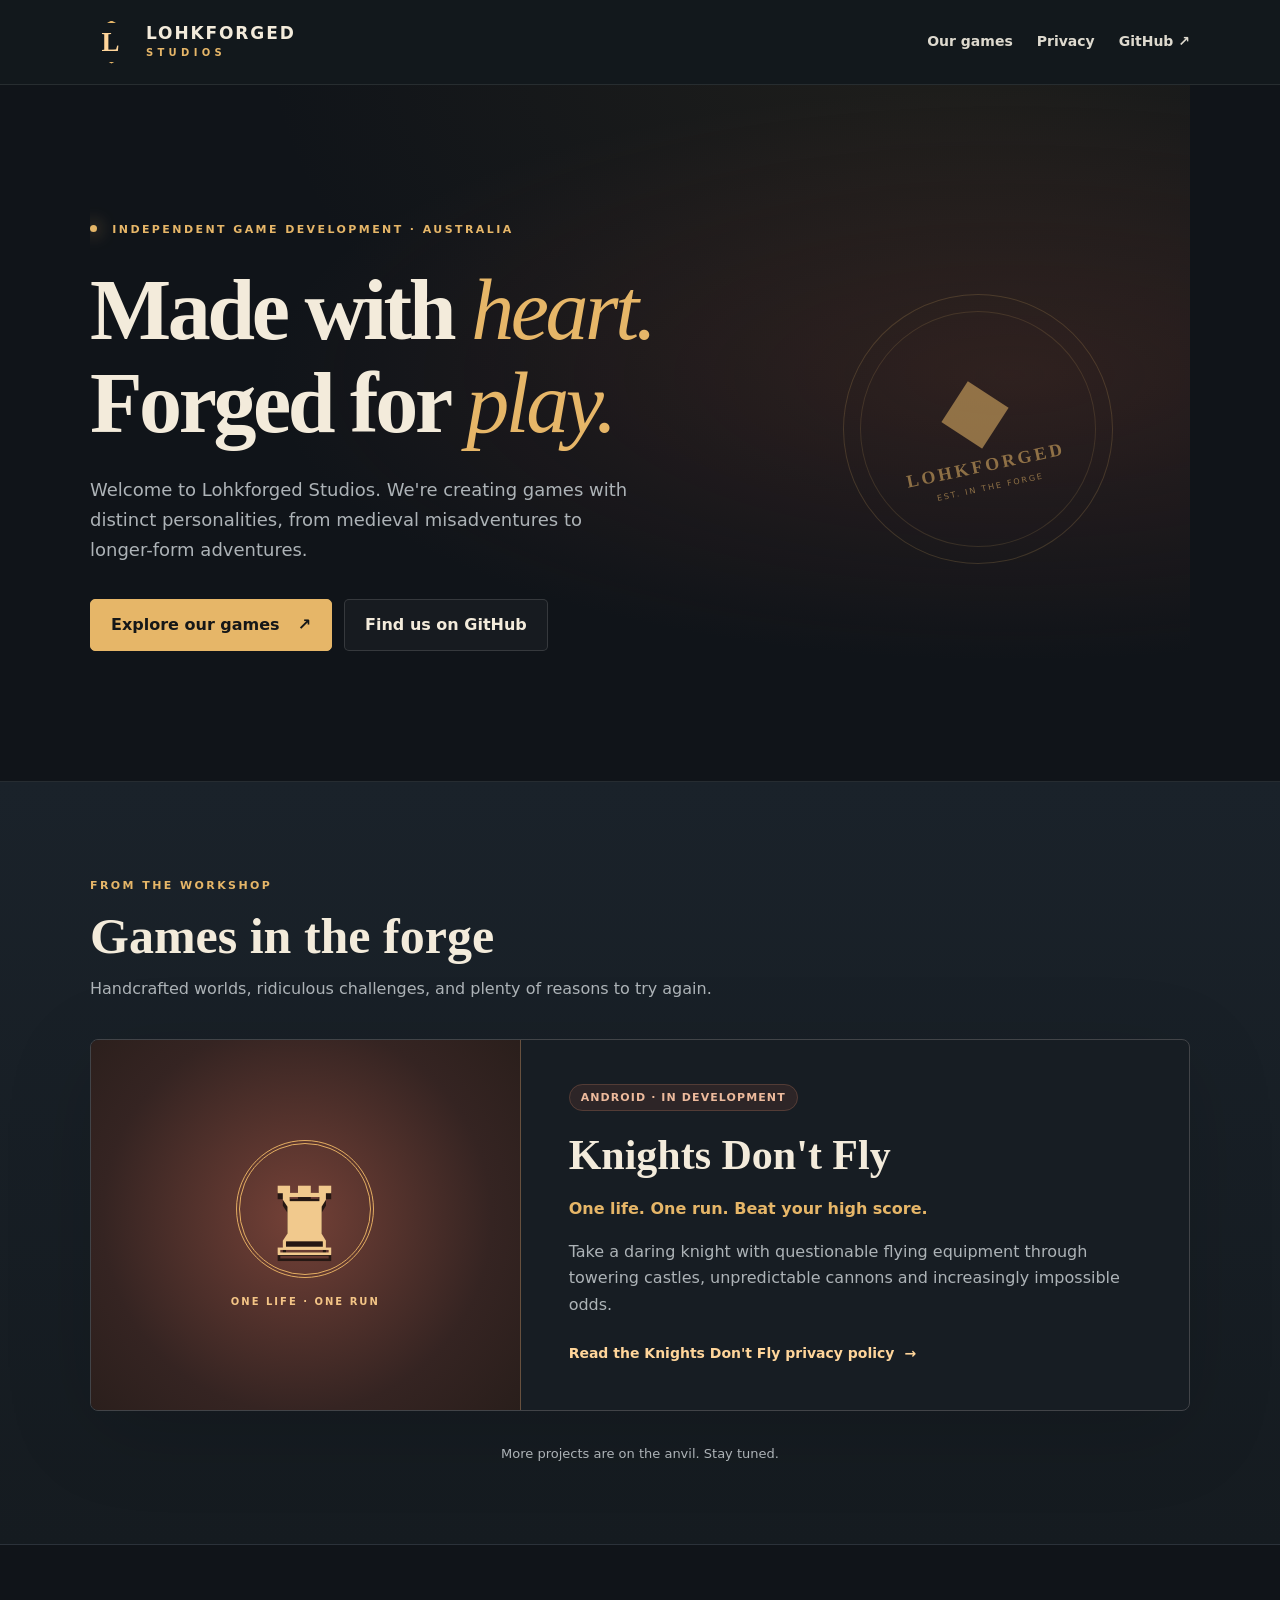
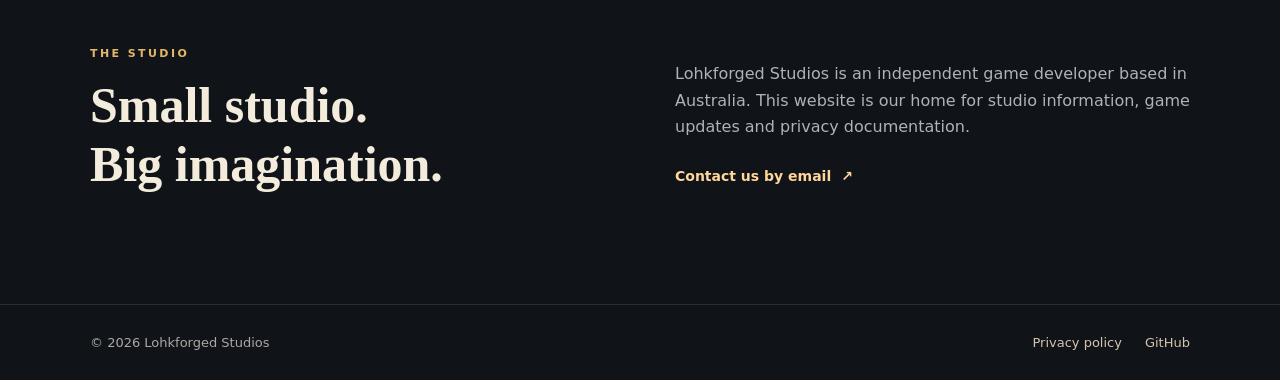
<file: index.html>
<!doctype html>
<html lang="en-AU">
<head>
  <meta charset="utf-8">
  <meta name="viewport" content="width=device-width, initial-scale=1">
  <meta name="color-scheme" content="dark">
  <meta name="theme-color" content="#11151b">
  <meta name="description" content="Lohkforged Studios is an independent Australian game studio making memorable adventures and quick-play games.">
  <title>Lohkforged Studios — Independent Games</title>
  <link rel="canonical" href="https://lohkz.github.io/">
  <link rel="stylesheet" href="/styles.css">
</head>
<body>
  <a class="skip-link" href="#main">Skip to content</a>
  <header class="site-header">
    <div class="wrap header-inner">
      <a class="brand" href="/" aria-label="Lohkforged Studios home"><span class="mark" aria-hidden="true">L</span><span>LOHKFORGED <small>STUDIOS</small></span></a>
      <nav aria-label="Main navigation">
        <a href="#games">Our games</a>
        <a href="/privacy/knights-dont-fly/">Privacy</a>
        <a href="https://github.com/lohkz" rel="noopener noreferrer">GitHub <span aria-hidden="true">↗</span></a>
      </nav>
    </div>
  </header>

  <main id="main">
    <section class="hero wrap">
      <div class="eyebrow"><span class="spark" aria-hidden="true"></span> INDEPENDENT GAME DEVELOPMENT · AUSTRALIA</div>
      <h1>Made with <em>heart.</em><br>Forged for <em>play.</em></h1>
      <p class="lead">Welcome to Lohkforged Studios. We're creating games with distinct personalities, from medieval misadventures to longer-form adventures.</p>
      <div class="hero-actions">
        <a class="button primary" href="#games">Explore our games <span aria-hidden="true">↗</span></a>
        <a class="button subtle" href="https://github.com/lohkz" rel="noopener noreferrer">Find us on GitHub</a>
      </div>
      <div class="hero-sigil" aria-hidden="true"><span>◆</span><span class="sigil-line">LOHKFORGED</span><span class="sigil-small">EST. IN THE FORGE</span></div>
    </section>

    <section class="games-section" id="games">
      <div class="wrap">
        <div class="section-intro">
          <div class="eyebrow">FROM THE WORKSHOP</div>
          <h2>Games in the forge</h2>
          <p>Handcrafted worlds, ridiculous challenges, and plenty of reasons to try again.</p>
        </div>
        <article class="game-card">
          <div class="game-emblem" aria-hidden="true"><div class="emblem-ring">♜</div><span>ONE LIFE · ONE RUN</span></div>
          <div class="game-details">
            <span class="pill">Android · In development</span>
            <h3>Knights Don't Fly</h3>
            <p class="game-tagline">One life. One run. Beat your high score.</p>
            <p>Take a daring knight with questionable flying equipment through towering castles, unpredictable cannons and increasingly impossible odds.</p>
            <a class="text-link" href="/privacy/knights-dont-fly/">Read the Knights Don't Fly privacy policy <span aria-hidden="true">→</span></a>
          </div>
        </article>
        <p class="more-note">More projects are on the anvil. Stay tuned.</p>
      </div>
    </section>

    <section class="info-section wrap">
      <div><div class="eyebrow">THE STUDIO</div><h2>Small studio.<br>Big imagination.</h2></div>
      <div><p>Lohkforged Studios is an independent game developer based in Australia. This website is our home for studio information, game updates and privacy documentation.</p><a class="text-link" href="mailto:lohkforgedstudios@gmail.com">Contact us by email <span aria-hidden="true">↗</span></a></div>
    </section>
  </main>

  <footer class="site-footer"><div class="wrap footer-inner"><span>© 2026 Lohkforged Studios</span><div><a href="/privacy/knights-dont-fly/">Privacy policy</a><a href="https://github.com/lohkz" rel="noopener noreferrer">GitHub</a></div></div></footer>
</body>
</html>
</file>
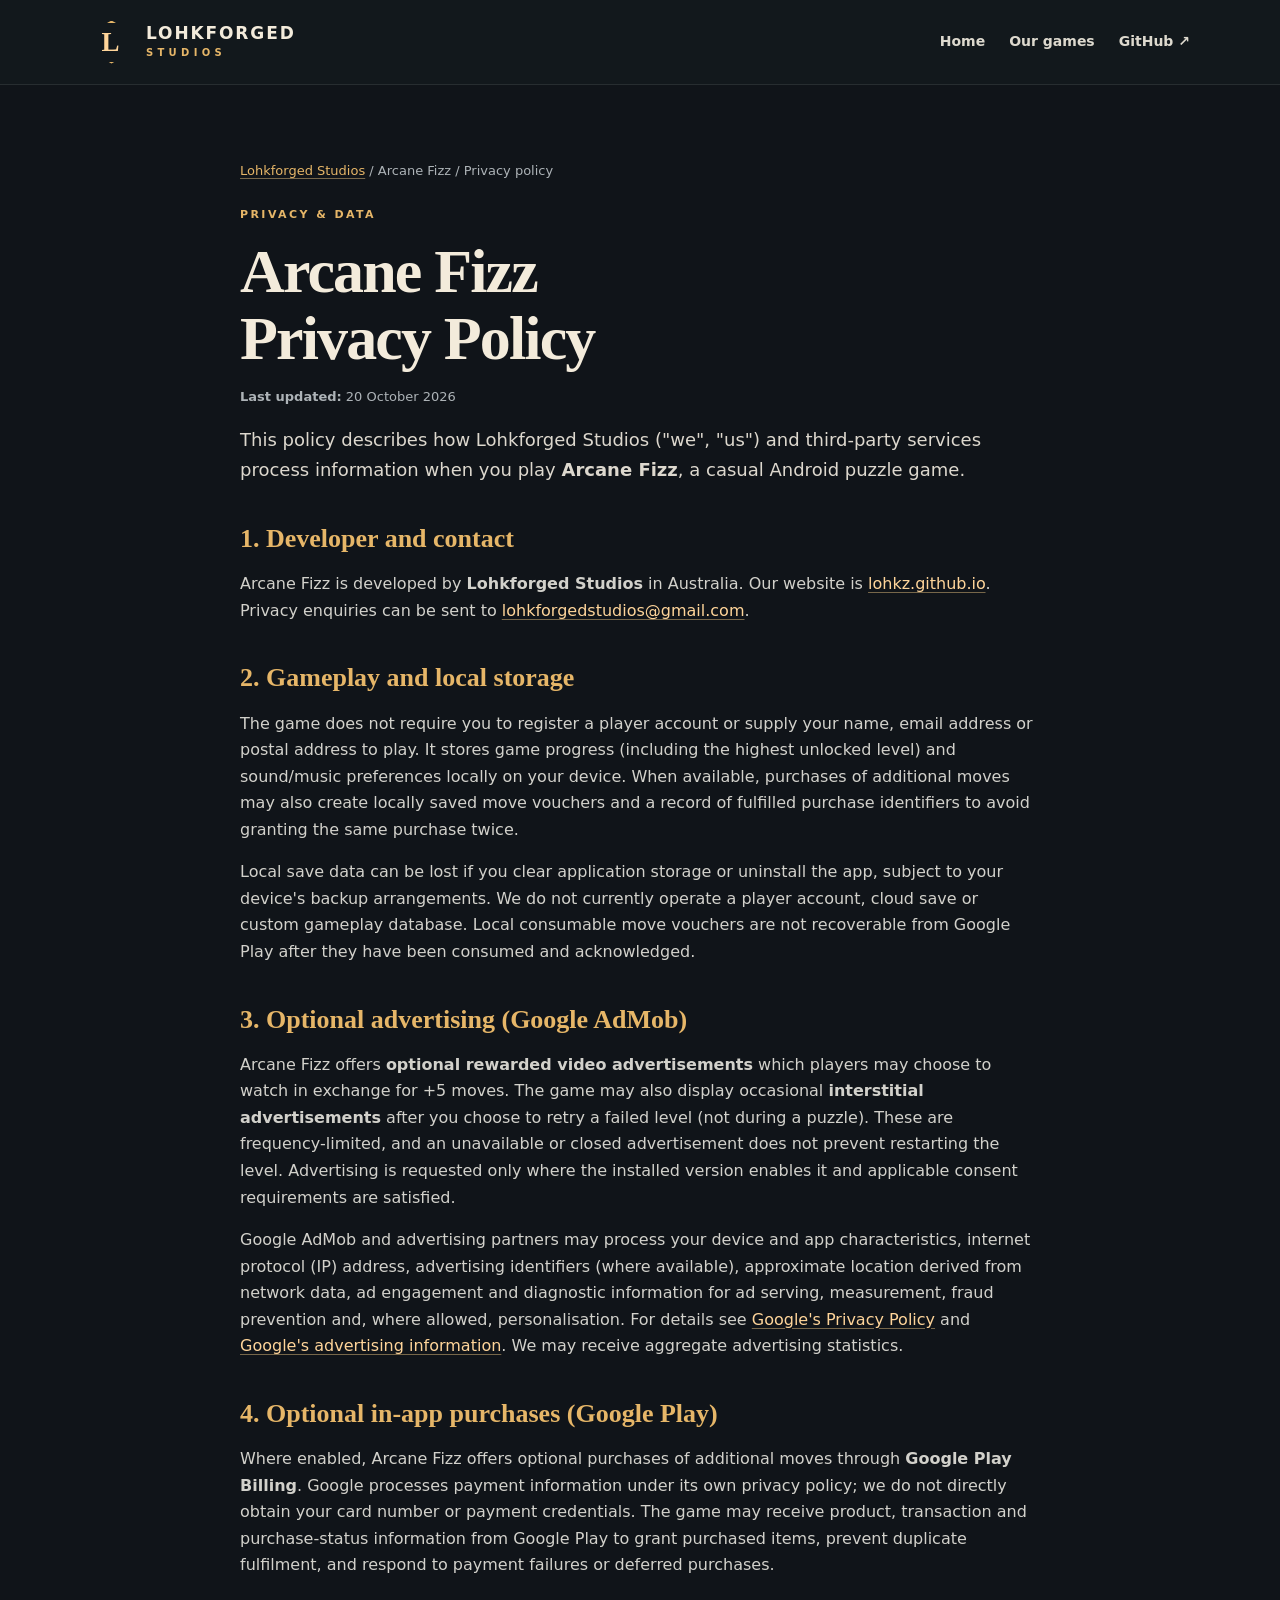
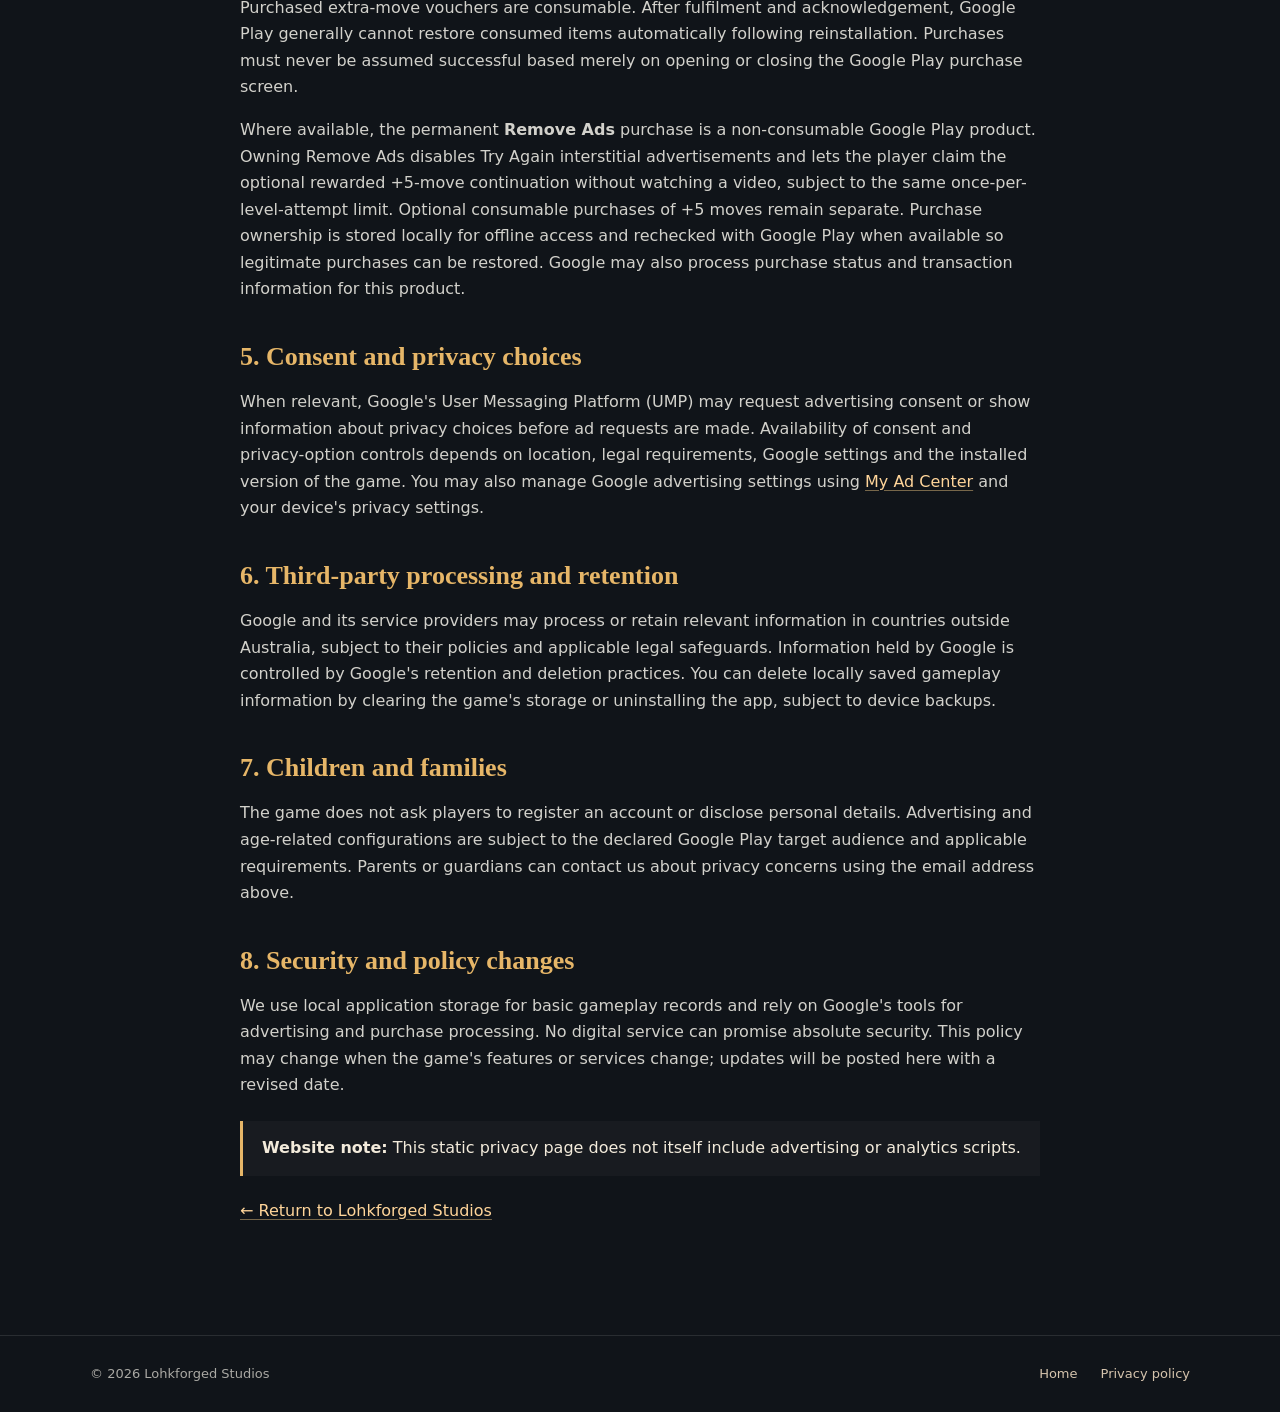
<file: privacy/arcane-fizz/index.html>
<!doctype html>
<html lang="en-AU">
<head>
  <meta charset="utf-8">
  <meta name="viewport" content="width=device-width, initial-scale=1">
  <meta name="color-scheme" content="dark">
  <meta name="theme-color" content="#11151b">
  <meta name="description" content="Privacy policy for Arcane Fizz on Android, by Lohkforged Studios.">
  <title>Arcane Fizz — Privacy Policy | Lohkforged Studios</title>
  <link rel="canonical" href="https://lohkz.github.io/privacy/arcane-fizz/">
  <link rel="stylesheet" href="/styles.css">
</head>
<body>
  <a class="skip-link" href="#main">Skip to content</a>
  <header class="site-header"><div class="wrap header-inner"><a class="brand" href="/"><span class="mark" aria-hidden="true">L</span><span>LOHKFORGED <small>STUDIOS</small></span></a><nav aria-label="Main navigation"><a href="/">Home</a><a href="/#games">Our games</a><a href="https://github.com/lohkz" rel="noopener noreferrer">GitHub ↗</a></nav></div></header>
  <main class="article-wrap wrap" id="main">
    <div class="breadcrumb"><a href="/">Lohkforged Studios</a> / Arcane Fizz / Privacy policy</div>
    <div class="eyebrow">PRIVACY & DATA</div>
    <h1>Arcane Fizz<br>Privacy Policy</h1>
    <p class="updated"><strong>Last updated:</strong> 20 October 2026</p>
    <p class="intro">This policy describes how Lohkforged Studios ("we", "us") and third-party services process information when you play <strong>Arcane Fizz</strong>, a casual Android puzzle game.</p>

    <h2>1. Developer and contact</h2>
    <p>Arcane Fizz is developed by <strong>Lohkforged Studios</strong> in Australia. Our website is <a href="https://lohkz.github.io/">lohkz.github.io</a>. Privacy enquiries can be sent to <a href="mailto:lohkforgedstudios@gmail.com">lohkforgedstudios@gmail.com</a>.</p>

    <h2>2. Gameplay and local storage</h2>
    <p>The game does not require you to register a player account or supply your name, email address or postal address to play. It stores game progress (including the highest unlocked level) and sound/music preferences locally on your device. When available, purchases of additional moves may also create locally saved move vouchers and a record of fulfilled purchase identifiers to avoid granting the same purchase twice.</p>
    <p>Local save data can be lost if you clear application storage or uninstall the app, subject to your device's backup arrangements. We do not currently operate a player account, cloud save or custom gameplay database. Local consumable move vouchers are not recoverable from Google Play after they have been consumed and acknowledged.</p>

    <h2>3. Optional advertising (Google AdMob)</h2>
    <p>Arcane Fizz offers <strong>optional rewarded video advertisements</strong> which players may choose to watch in exchange for +5 moves. The game may also display occasional <strong>interstitial advertisements</strong> after you choose to retry a failed level (not during a puzzle). These are frequency-limited, and an unavailable or closed advertisement does not prevent restarting the level. Advertising is requested only where the installed version enables it and applicable consent requirements are satisfied.</p>
    <p>Google AdMob and advertising partners may process your device and app characteristics, internet protocol (IP) address, advertising identifiers (where available), approximate location derived from network data, ad engagement and diagnostic information for ad serving, measurement, fraud prevention and, where allowed, personalisation. For details see <a href="https://policies.google.com/privacy" rel="noopener noreferrer">Google's Privacy Policy</a> and <a href="https://policies.google.com/technologies/ads" rel="noopener noreferrer">Google's advertising information</a>. We may receive aggregate advertising statistics.</p>

    <h2>4. Optional in-app purchases (Google Play)</h2>
    <p>Where enabled, Arcane Fizz offers optional purchases of additional moves through <strong>Google Play Billing</strong>. Google processes payment information under its own privacy policy; we do not directly obtain your card number or payment credentials. The game may receive product, transaction and purchase-status information from Google Play to grant purchased items, prevent duplicate fulfilment, and respond to payment failures or deferred purchases.</p>
    <p>Purchased extra-move vouchers are consumable. After fulfilment and acknowledgement, Google Play generally cannot restore consumed items automatically following reinstallation. Purchases must never be assumed successful based merely on opening or closing the Google Play purchase screen.</p>
    <p>Where available, the permanent <strong>Remove Ads</strong> purchase is a non-consumable Google Play product. Owning Remove Ads disables Try Again interstitial advertisements and lets the player claim the optional rewarded +5-move continuation without watching a video, subject to the same once-per-level-attempt limit. Optional consumable purchases of +5 moves remain separate. Purchase ownership is stored locally for offline access and rechecked with Google Play when available so legitimate purchases can be restored. Google may also process purchase status and transaction information for this product.</p>

    <h2>5. Consent and privacy choices</h2>
    <p>When relevant, Google's User Messaging Platform (UMP) may request advertising consent or show information about privacy choices before ad requests are made. Availability of consent and privacy-option controls depends on location, legal requirements, Google settings and the installed version of the game. You may also manage Google advertising settings using <a href="https://myadcenter.google.com/" rel="noopener noreferrer">My Ad Center</a> and your device's privacy settings.</p>

    <h2>6. Third-party processing and retention</h2>
    <p>Google and its service providers may process or retain relevant information in countries outside Australia, subject to their policies and applicable legal safeguards. Information held by Google is controlled by Google's retention and deletion practices. You can delete locally saved gameplay information by clearing the game's storage or uninstalling the app, subject to device backups.</p>

    <h2>7. Children and families</h2>
    <p>The game does not ask players to register an account or disclose personal details. Advertising and age-related configurations are subject to the declared Google Play target audience and applicable requirements. Parents or guardians can contact us about privacy concerns using the email address above.</p>

    <h2>8. Security and policy changes</h2>
    <p>We use local application storage for basic gameplay records and rely on Google's tools for advertising and purchase processing. No digital service can promise absolute security. This policy may change when the game's features or services change; updates will be posted here with a revised date.</p>

    <div class="note"><strong>Website note:</strong> This static privacy page does not itself include advertising or analytics scripts.</div>
    <p><a href="/">← Return to Lohkforged Studios</a></p>
  </main>
  <footer class="site-footer"><div class="wrap footer-inner"><span>© 2026 Lohkforged Studios</span><div><a href="/">Home</a><a href="/privacy/arcane-fizz/" aria-current="page">Privacy policy</a></div></div></footer>
</body>
</html>
</file>
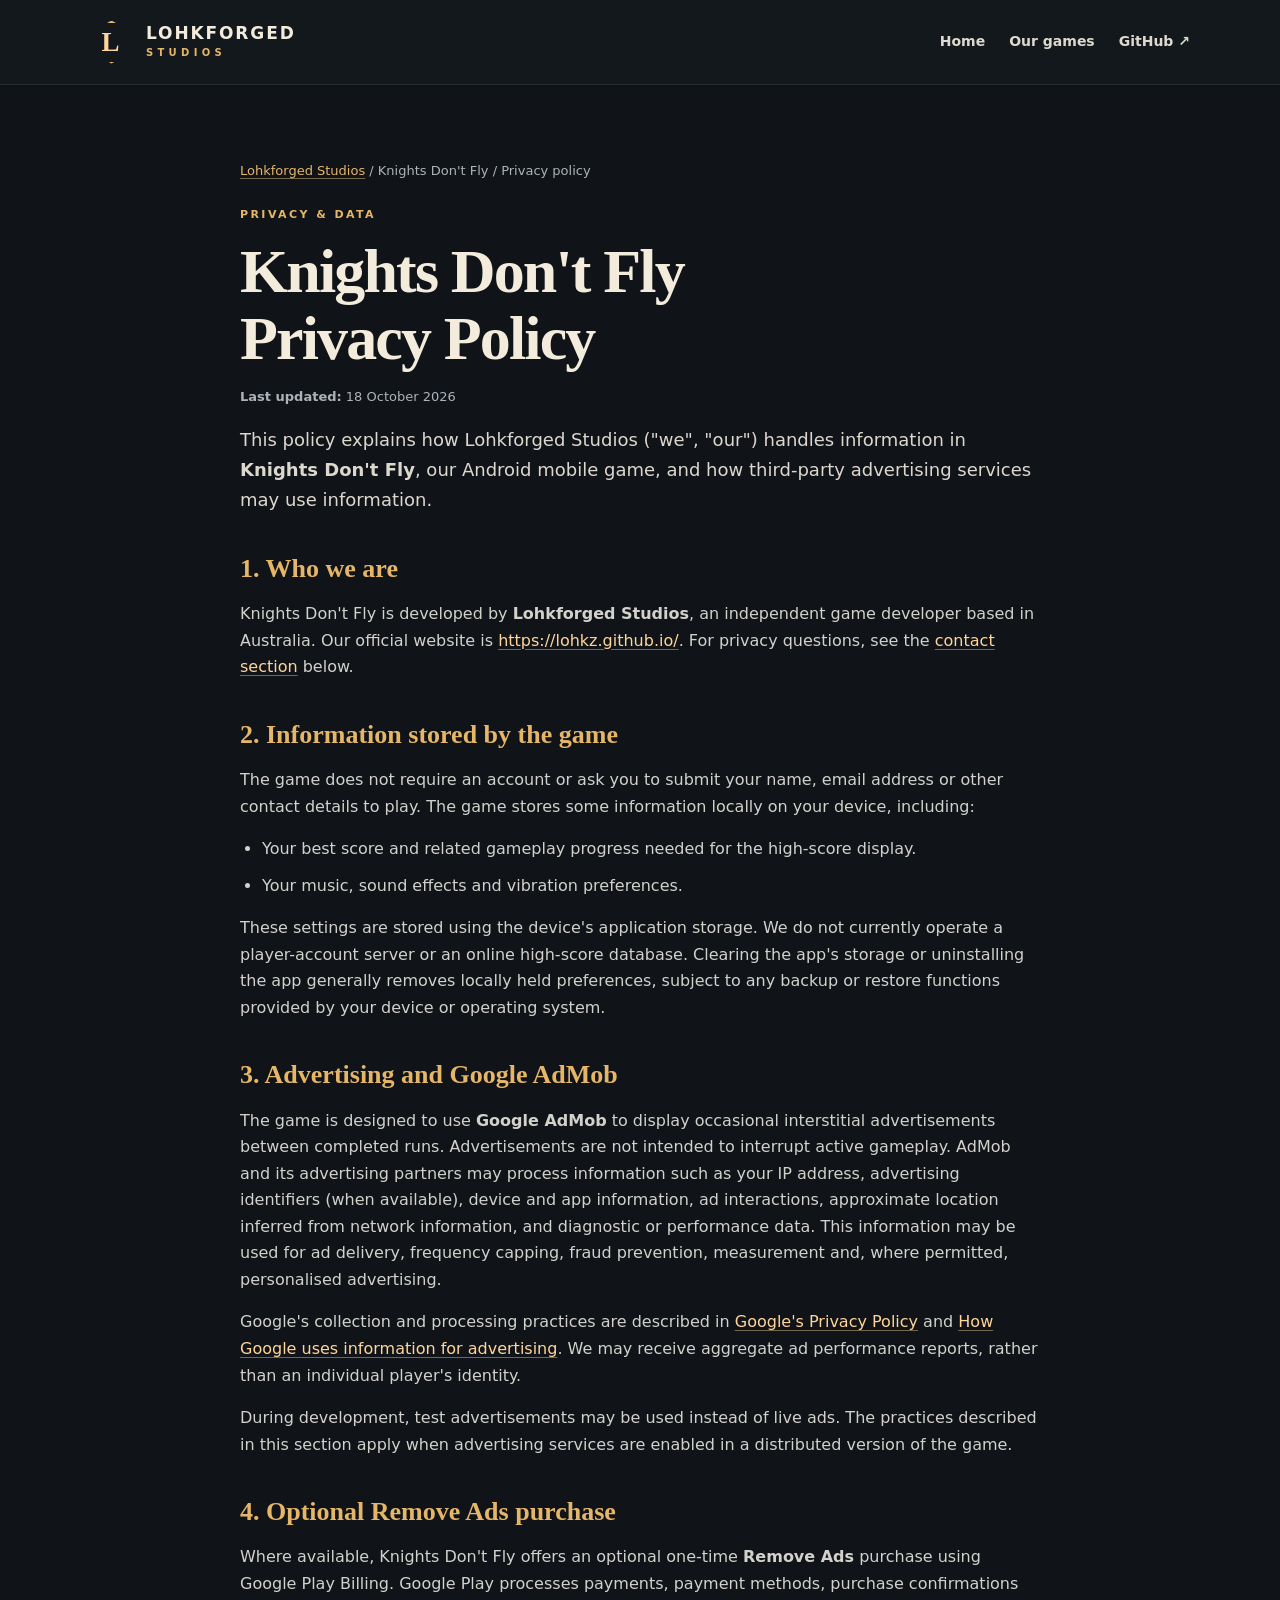
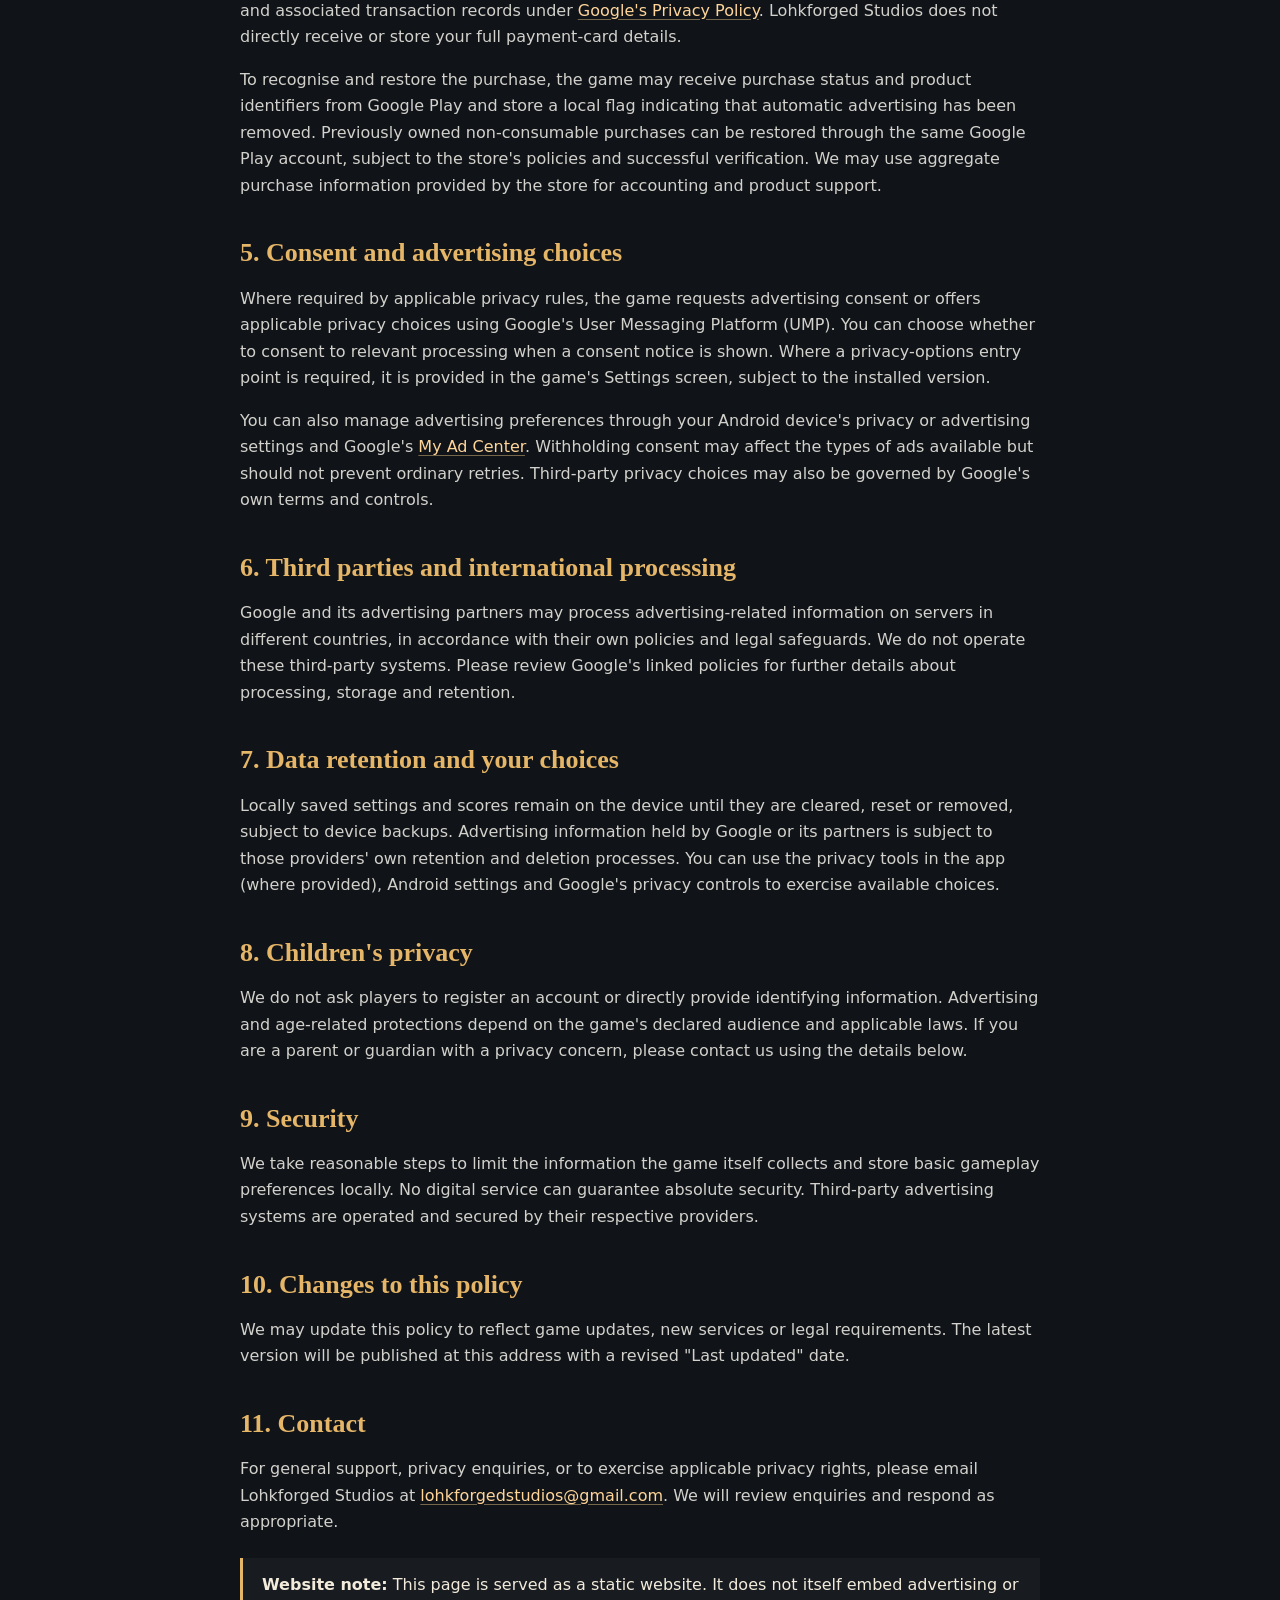
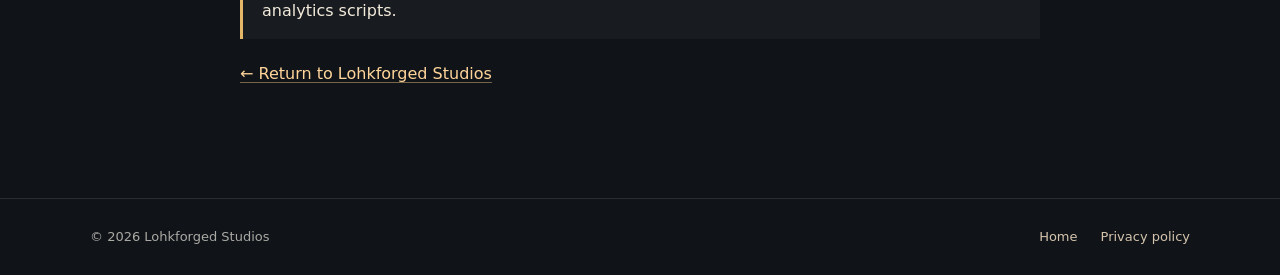
<file: privacy/knights-dont-fly/index.html>
<!doctype html>
<html lang="en-AU">
<head>
  <meta charset="utf-8">
  <meta name="viewport" content="width=device-width, initial-scale=1">
  <meta name="color-scheme" content="dark">
  <meta name="theme-color" content="#11151b">
  <meta name="description" content="Privacy policy for Knights Don't Fly on Android, by Lohkforged Studios.">
  <title>Knights Don't Fly — Privacy Policy | Lohkforged Studios</title>
  <link rel="canonical" href="https://lohkz.github.io/privacy/knights-dont-fly/">
  <link rel="stylesheet" href="/styles.css">
</head>
<body>
  <a class="skip-link" href="#main">Skip to content</a>
  <header class="site-header"><div class="wrap header-inner"><a class="brand" href="/"><span class="mark" aria-hidden="true">L</span><span>LOHKFORGED <small>STUDIOS</small></span></a><nav aria-label="Main navigation"><a href="/">Home</a><a href="/#games">Our games</a><a href="https://github.com/lohkz" rel="noopener noreferrer">GitHub ↗</a></nav></div></header>
  <main class="article-wrap wrap" id="main">
    <div class="breadcrumb"><a href="/">Lohkforged Studios</a> / Knights Don't Fly / Privacy policy</div>
    <div class="eyebrow">PRIVACY & DATA</div>
    <h1>Knights Don't Fly<br>Privacy Policy</h1>
    <p class="updated"><strong>Last updated:</strong> 18 October 2026</p>
    <p class="intro">This policy explains how Lohkforged Studios ("we", "our") handles information in <strong>Knights Don't Fly</strong>, our Android mobile game, and how third-party advertising services may use information.</p>

    <h2>1. Who we are</h2>
    <p>Knights Don't Fly is developed by <strong>Lohkforged Studios</strong>, an independent game developer based in Australia. Our official website is <a href="https://lohkz.github.io/">https://lohkz.github.io/</a>. For privacy questions, see the <a href="#contact">contact section</a> below.</p>

    <h2>2. Information stored by the game</h2>
    <p>The game does not require an account or ask you to submit your name, email address or other contact details to play. The game stores some information locally on your device, including:</p>
    <ul>
      <li>Your best score and related gameplay progress needed for the high-score display.</li>
      <li>Your music, sound effects and vibration preferences.</li>
    </ul>
    <p>These settings are stored using the device's application storage. We do not currently operate a player-account server or an online high-score database. Clearing the app's storage or uninstalling the app generally removes locally held preferences, subject to any backup or restore functions provided by your device or operating system.</p>

    <h2>3. Advertising and Google AdMob</h2>
    <p>The game is designed to use <strong>Google AdMob</strong> to display occasional interstitial advertisements between completed runs. Advertisements are not intended to interrupt active gameplay. AdMob and its advertising partners may process information such as your IP address, advertising identifiers (when available), device and app information, ad interactions, approximate location inferred from network information, and diagnostic or performance data. This information may be used for ad delivery, frequency capping, fraud prevention, measurement and, where permitted, personalised advertising.</p>
    <p>Google's collection and processing practices are described in <a href="https://policies.google.com/privacy" rel="noopener noreferrer">Google's Privacy Policy</a> and <a href="https://policies.google.com/technologies/ads" rel="noopener noreferrer">How Google uses information for advertising</a>. We may receive aggregate ad performance reports, rather than an individual player's identity.</p>
    <p>During development, test advertisements may be used instead of live ads. The practices described in this section apply when advertising services are enabled in a distributed version of the game.</p>

    <h2>4. Optional Remove Ads purchase</h2>
    <p>Where available, Knights Don't Fly offers an optional one-time <strong>Remove Ads</strong> purchase using Google Play Billing. Google Play processes payments, payment methods, purchase confirmations and associated transaction records under <a href="https://policies.google.com/privacy" rel="noopener noreferrer">Google's Privacy Policy</a>. Lohkforged Studios does not directly receive or store your full payment-card details.</p>
    <p>To recognise and restore the purchase, the game may receive purchase status and product identifiers from Google Play and store a local flag indicating that automatic advertising has been removed. Previously owned non-consumable purchases can be restored through the same Google Play account, subject to the store's policies and successful verification. We may use aggregate purchase information provided by the store for accounting and product support.</p>

    <h2>5. Consent and advertising choices</h2>
    <p>Where required by applicable privacy rules, the game requests advertising consent or offers applicable privacy choices using Google's User Messaging Platform (UMP). You can choose whether to consent to relevant processing when a consent notice is shown. Where a privacy-options entry point is required, it is provided in the game's Settings screen, subject to the installed version.</p>
    <p>You can also manage advertising preferences through your Android device's privacy or advertising settings and Google's <a href="https://myadcenter.google.com/" rel="noopener noreferrer">My Ad Center</a>. Withholding consent may affect the types of ads available but should not prevent ordinary retries. Third-party privacy choices may also be governed by Google's own terms and controls.</p>

    <h2>6. Third parties and international processing</h2>
    <p>Google and its advertising partners may process advertising-related information on servers in different countries, in accordance with their own policies and legal safeguards. We do not operate these third-party systems. Please review Google's linked policies for further details about processing, storage and retention.</p>

    <h2>7. Data retention and your choices</h2>
    <p>Locally saved settings and scores remain on the device until they are cleared, reset or removed, subject to device backups. Advertising information held by Google or its partners is subject to those providers' own retention and deletion processes. You can use the privacy tools in the app (where provided), Android settings and Google's privacy controls to exercise available choices.</p>

    <h2>8. Children's privacy</h2>
    <p>We do not ask players to register an account or directly provide identifying information. Advertising and age-related protections depend on the game's declared audience and applicable laws. If you are a parent or guardian with a privacy concern, please contact us using the details below.</p>

    <h2>9. Security</h2>
    <p>We take reasonable steps to limit the information the game itself collects and store basic gameplay preferences locally. No digital service can guarantee absolute security. Third-party advertising systems are operated and secured by their respective providers.</p>

    <h2>10. Changes to this policy</h2>
    <p>We may update this policy to reflect game updates, new services or legal requirements. The latest version will be published at this address with a revised "Last updated" date.</p>

    <h2 id="contact">11. Contact</h2>
    <p>For general support, privacy enquiries, or to exercise applicable privacy rights, please email Lohkforged Studios at <a href="mailto:lohkforgedstudios@gmail.com">lohkforgedstudios@gmail.com</a>. We will review enquiries and respond as appropriate.</p>

    <div class="note"><strong>Website note:</strong> This page is served as a static website. It does not itself embed advertising or analytics scripts.</div>
    <p><a href="/">← Return to Lohkforged Studios</a></p>
  </main>
  <footer class="site-footer"><div class="wrap footer-inner"><span>© 2026 Lohkforged Studios</span><div><a href="/">Home</a><a href="/privacy/knights-dont-fly/" aria-current="page">Privacy policy</a></div></div></footer>
</body>
</html>
</file>
<file: styles.css>
:root{--bg:#101419;--surface:#1b222a;--panel:#202831;--border:#384149;--text:#f3ebdb;--muted:#adb3b7;--gold:#e6b668;--bright:#ffd59a;--red:#ae5547;--max:1100px;scroll-behavior:smooth}
*{box-sizing:border-box}html{scroll-padding-top:90px}body{margin:0;background:var(--bg);color:var(--text);font-family:system-ui,-apple-system,"Segoe UI",Roboto,sans-serif;line-height:1.66}
a{color:var(--bright);text-decoration:none}a:hover,a:focus-visible{text-decoration:underline}a:focus-visible,button:focus-visible{outline:2px solid var(--bright);outline-offset:4px}
.wrap{width:min(var(--max),calc(100% - 44px));margin-inline:auto}.skip-link{position:absolute;left:16px;top:-100px;background:var(--gold);color:#111;padding:10px 18px;z-index:100}.skip-link:focus{top:10px}
.site-header{border-bottom:1px solid #ffffff17;background:#13191de8;position:relative;z-index:2}.header-inner{min-height:84px;display:flex;align-items:center;justify-content:space-between;gap:30px}.brand{display:flex;align-items:center;gap:13px;color:var(--text);font-weight:850;letter-spacing:.11em;line-height:1.05;font-size:17px}.brand:hover{text-decoration:none}.brand small{display:block;font-size:10px;letter-spacing:.43em;color:var(--gold);margin-top:5px}.mark{display:grid;place-items:center;width:43px;height:43px;border:2px solid var(--gold);clip-path:polygon(50% 0,90% 22%,90% 78%,50% 100%,10% 78%,10% 22%);font-family:Georgia,serif;font-size:27px;color:var(--bright)}
nav{display:flex;gap:24px;align-items:center;flex-wrap:wrap}nav a{font-size:14px;color:#ddd9ce;font-weight:600}
.eyebrow{font-weight:750;letter-spacing:.22em;font-size:11px;color:var(--gold);text-transform:uppercase}.spark{display:inline-block;width:7px;height:7px;border-radius:50%;background:var(--gold);margin:0 9px 1px 0;box-shadow:0 0 17px var(--gold)}
.hero{min-height:650px;position:relative;padding-block:136px 130px;overflow:hidden}.hero::before{content:"";position:absolute;inset:-150px -20% 0;background:radial-gradient(ellipse at 74% 52%,#71392c4a,transparent 46%),radial-gradient(ellipse at 70% 10%,#5e492533,transparent 45%);pointer-events:none}.hero> :not(.hero-sigil){position:relative;z-index:1}.hero h1{max-width:750px;font:700 clamp(48px,7vw,86px)/1.08 Georgia,"Times New Roman",serif;letter-spacing:-.04em;margin:25px 0}.hero h1 em{font-weight:400;font-style:italic;color:var(--gold)}.lead{font-size:18px;max-width:560px;color:var(--muted);margin:0}.hero-actions{display:flex;flex-wrap:wrap;gap:12px;margin-top:34px}.button{display:inline-flex;gap:18px;align-items:center;padding:12px 20px;font-weight:750;border:1px solid #ffffff22;border-radius:5px}.button:hover{text-decoration:none;filter:brightness(1.08)}.button.primary{background:var(--gold);color:#151718;border-color:var(--gold)}.button.subtle{background:#ffffff08;color:var(--text)}.hero-sigil{position:absolute;right:7%;top:30%;width:270px;height:270px;border:1px solid #e6b66855;border-radius:50%;display:flex;align-items:center;justify-content:center;flex-direction:column;color:var(--gold);transform:rotate(-12deg);opacity:.55}.hero-sigil:before{content:"";position:absolute;inset:16px;border:1px solid #e6b66844;border-radius:50%}.hero-sigil>span:first-child{font-size:90px;line-height:1}.sigil-line{font-family:Georgia,serif;letter-spacing:.17em;font-size:18px;font-weight:bold}.sigil-small{font-size:8px;letter-spacing:.24em}
.games-section{background:linear-gradient(180deg,#1a222a,#151b20);border-block:1px solid #ffffff13;padding:95px 0 80px}.section-intro h2,.info-section h2{font:700 clamp(32px,4vw,50px)/1.18 Georgia,serif;margin:12px 0 10px}.section-intro p{color:var(--muted);margin:0 0 36px}.game-card{display:grid;grid-template-columns:minmax(230px,.9fr) 1.4fr;min-height:335px;background:#171d23;border:1px solid #424448;border-radius:8px;overflow:hidden;box-shadow:0 20px 90px #00000022}.game-emblem{background:radial-gradient(circle at 48% 48%,#744137,#352422 66%,#291e1b);border-right:1px solid #67503e;display:flex;align-items:center;justify-content:center;flex-direction:column;gap:16px;color:#f3c486;font-size:10px;letter-spacing:.2em;font-weight:800}.emblem-ring{width:138px;height:138px;display:grid;place-items:center;border:4px double #e3ad62;border-radius:50%;font-size:95px;color:#f1c98d;text-shadow:0 6px 0 #251713}.game-details{padding:43px 48px}.pill{font-size:11px;letter-spacing:.1em;text-transform:uppercase;font-weight:700;background:#b75d4922;color:#edba9c;padding:6px 11px;border:1px solid #bb7c6044;border-radius:99px}.game-details h3{font:700 42px/1.18 Georgia,serif;margin:21px 0 7px}.game-details p{max-width:640px;color:var(--muted)}.game-tagline{color:var(--gold)!important;font-weight:750}.text-link{display:inline-flex;gap:10px;align-items:center;font-weight:700;font-size:14px;margin-top:8px}.more-note{font-size:13px;text-align:center;color:var(--muted);margin:32px 0 0}
.info-section{padding-block:100px;display:grid;grid-template-columns:1fr 1fr;gap:70px}.info-section p{color:var(--muted);margin-top:16px}.site-footer{border-top:1px solid #ffffff1b;padding:27px 0;color:#aaa9a4;font-size:13px}.footer-inner{display:flex;justify-content:space-between;gap:24px;flex-wrap:wrap}.footer-inner>div{display:flex;gap:23px}.footer-inner a{color:#d5c4ad}
.article-wrap{max-width:800px;padding:75px 0 95px}.breadcrumb{font-size:13px;color:var(--muted);margin-bottom:24px}.breadcrumb a{color:var(--gold)}.article-wrap h1{font:700 clamp(39px,6vw,62px)/1.08 Georgia,serif;letter-spacing:-.03em;margin:14px 0}.article-wrap h2{font:700 26px/1.24 Georgia,serif;color:var(--gold);margin:38px 0 12px}.article-wrap p,.article-wrap li{color:#d2d1cb}.article-wrap ul{padding-left:22px}.article-wrap li{margin:10px 0}.article-wrap .intro{font-size:18px;color:#ddd8ce}.article-wrap .updated{font-size:13px;color:var(--muted)}.article-wrap .note{background:#ffffff08;border-left:3px solid var(--gold);padding:14px 19px;margin:22px 0}.article-wrap a{text-decoration:underline;text-decoration-color:#ebc68477;text-underline-offset:3px}.article-wrap a:hover{text-decoration-color:currentColor}
@media(max-width:850px){.hero{min-height:auto;padding:95px 0}.hero-sigil{right:-130px;top:100px;opacity:.13}.hero h1{font-size:clamp(48px,9vw,75px)}.game-card{grid-template-columns:1fr}.game-emblem{min-height:215px;border-right:0;border-bottom:1px solid #67503e}.game-details{padding:34px}.info-section{grid-template-columns:1fr;gap:14px;padding-block:75px}}
@media(max-width:560px){.wrap{width:calc(100% - 32px)}.header-inner{align-items:flex-start;padding-block:17px;flex-direction:column;gap:17px}nav{gap:19px}.hero{padding-block:83px 97px}.hero h1{font-size:clamp(45px,11vw,65px)}.lead{font-size:16px}.games-section{padding-block:70px}.game-details h3{font-size:35px}.article-wrap{padding-block:55px 75px}.footer-inner{flex-direction:column;gap:12px}}
</file>
